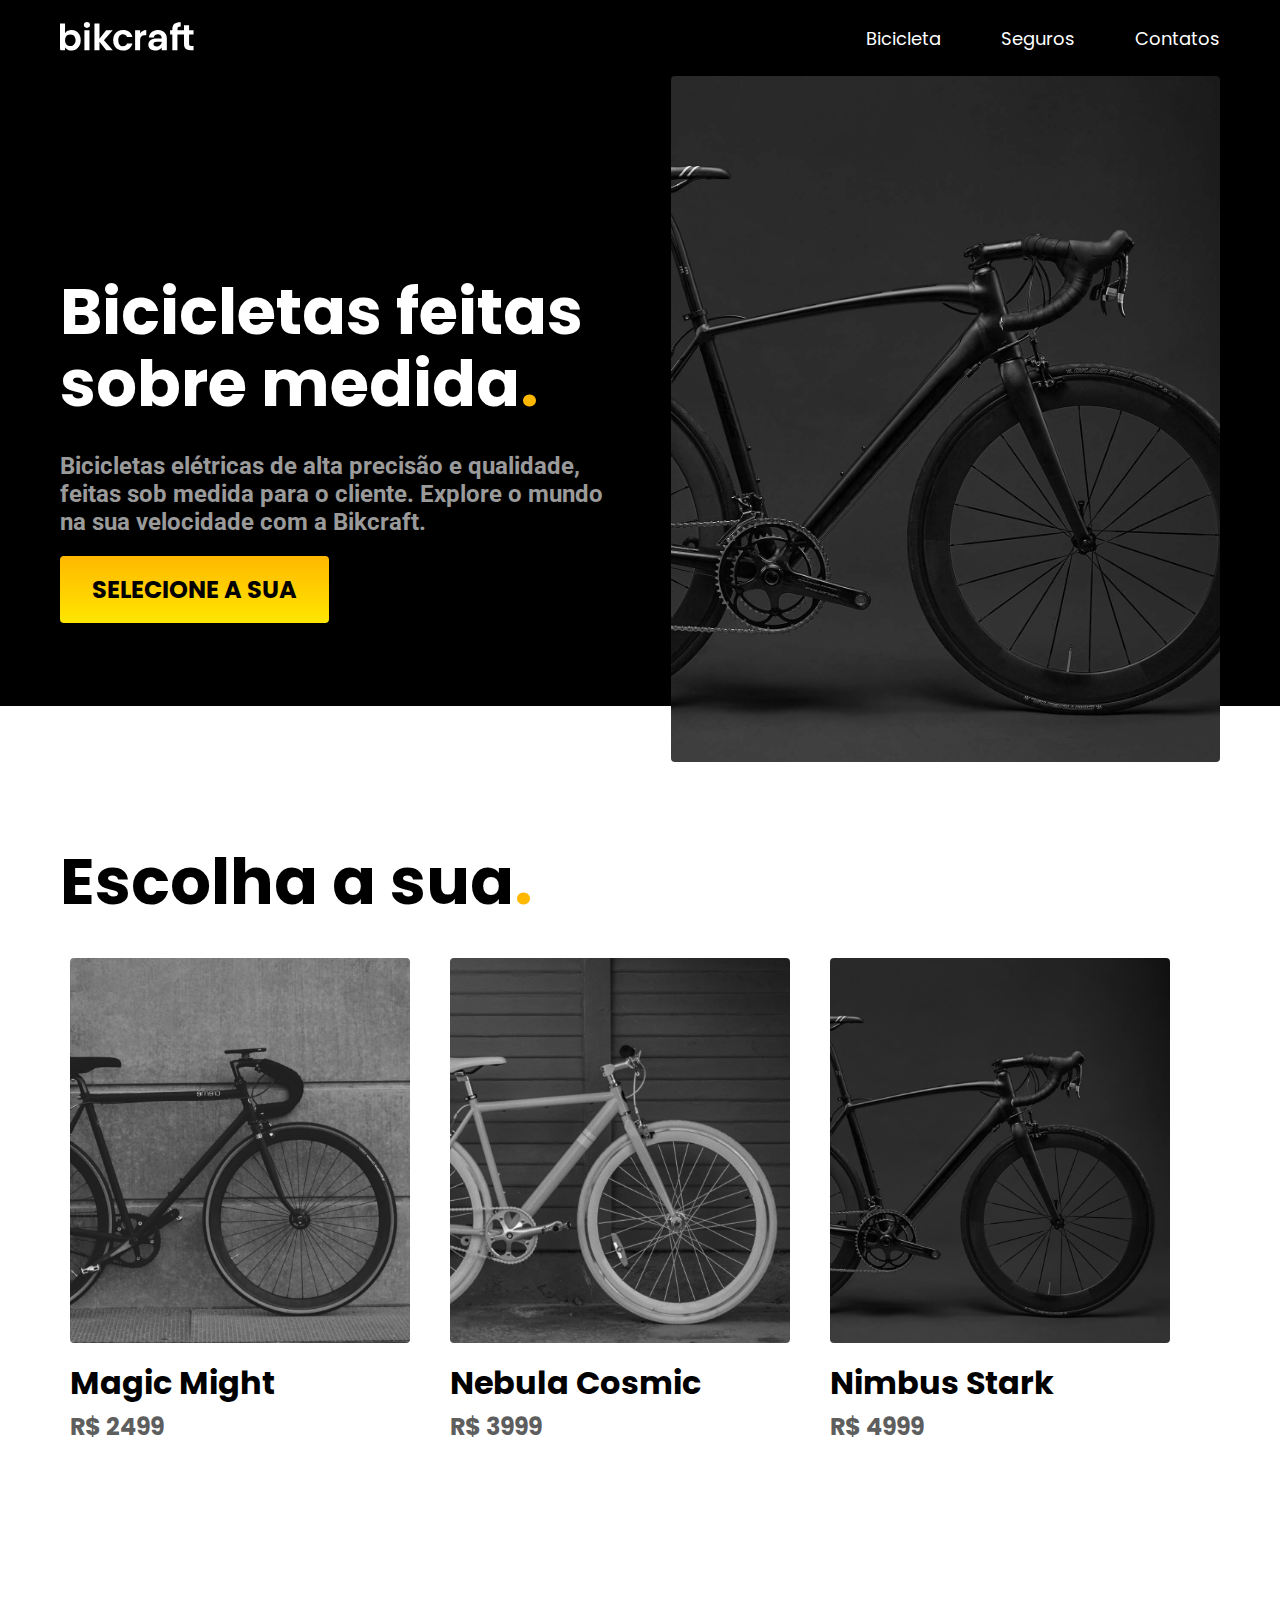
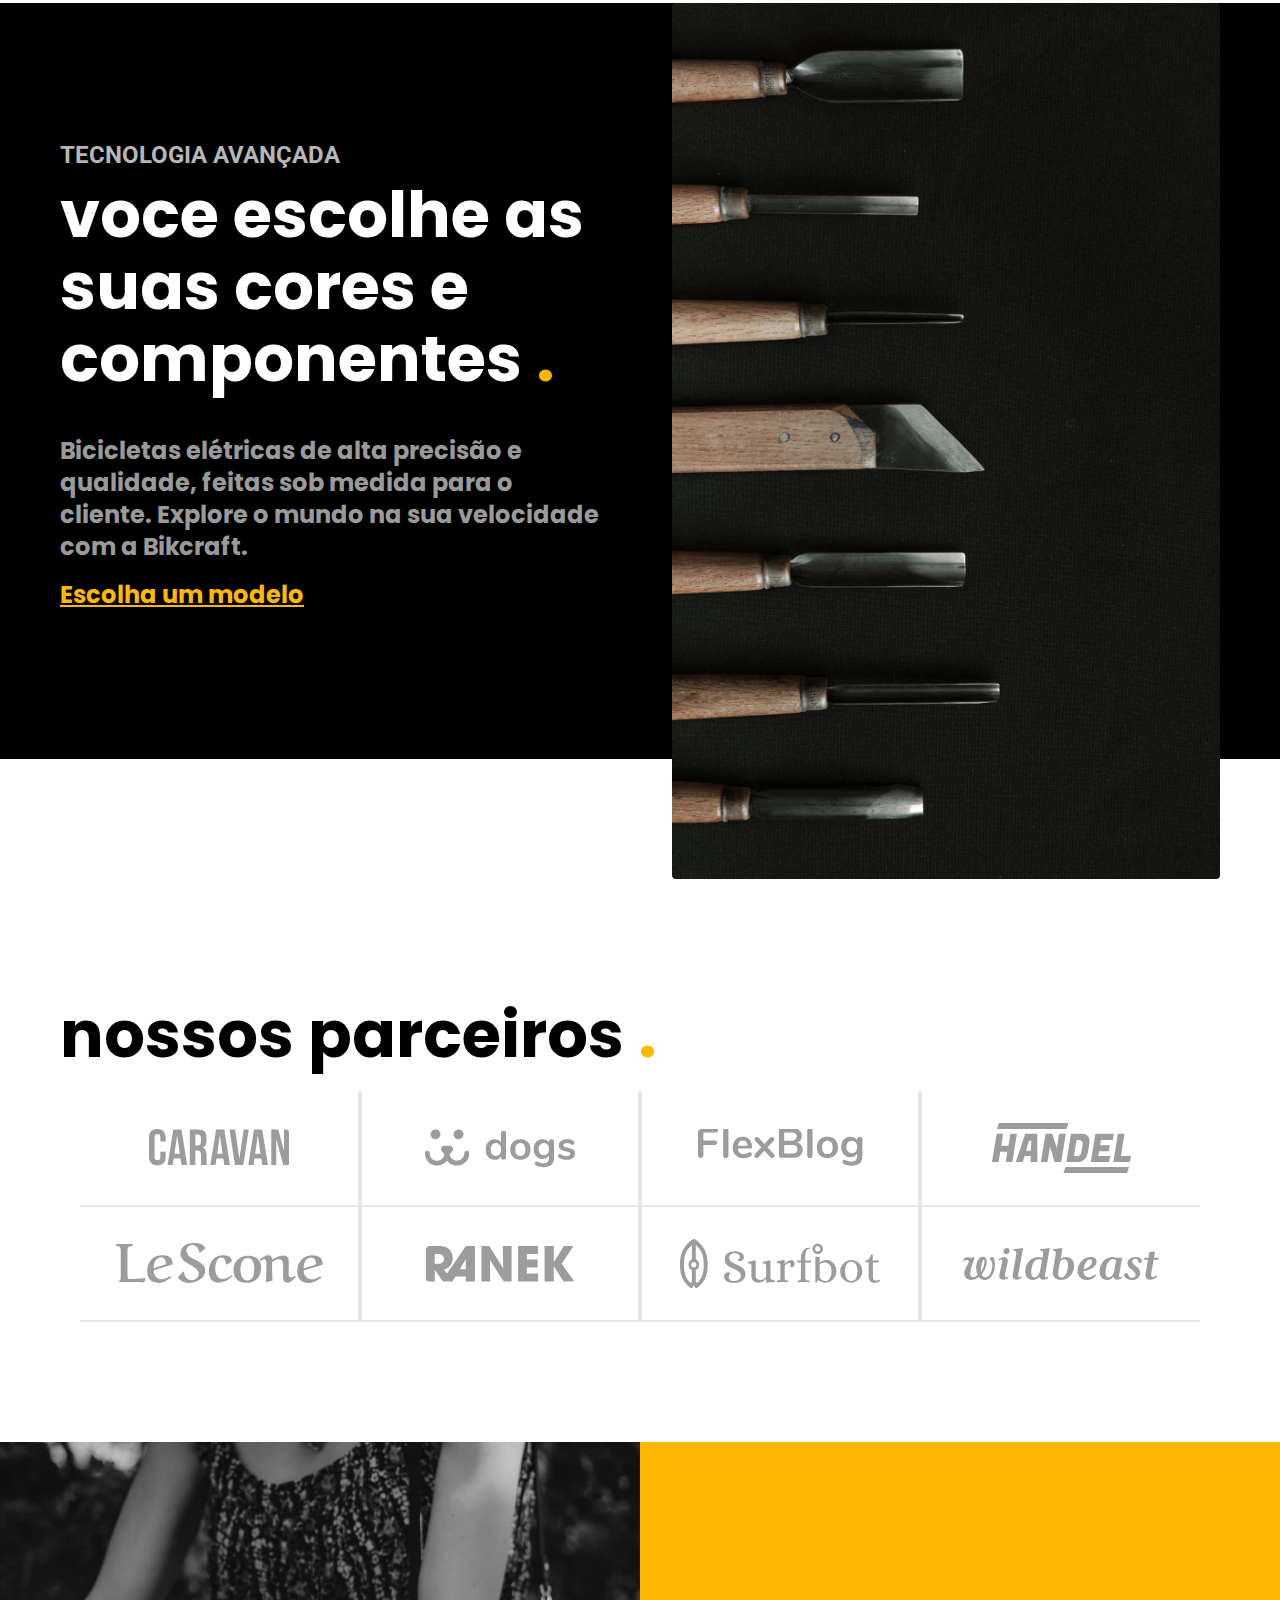
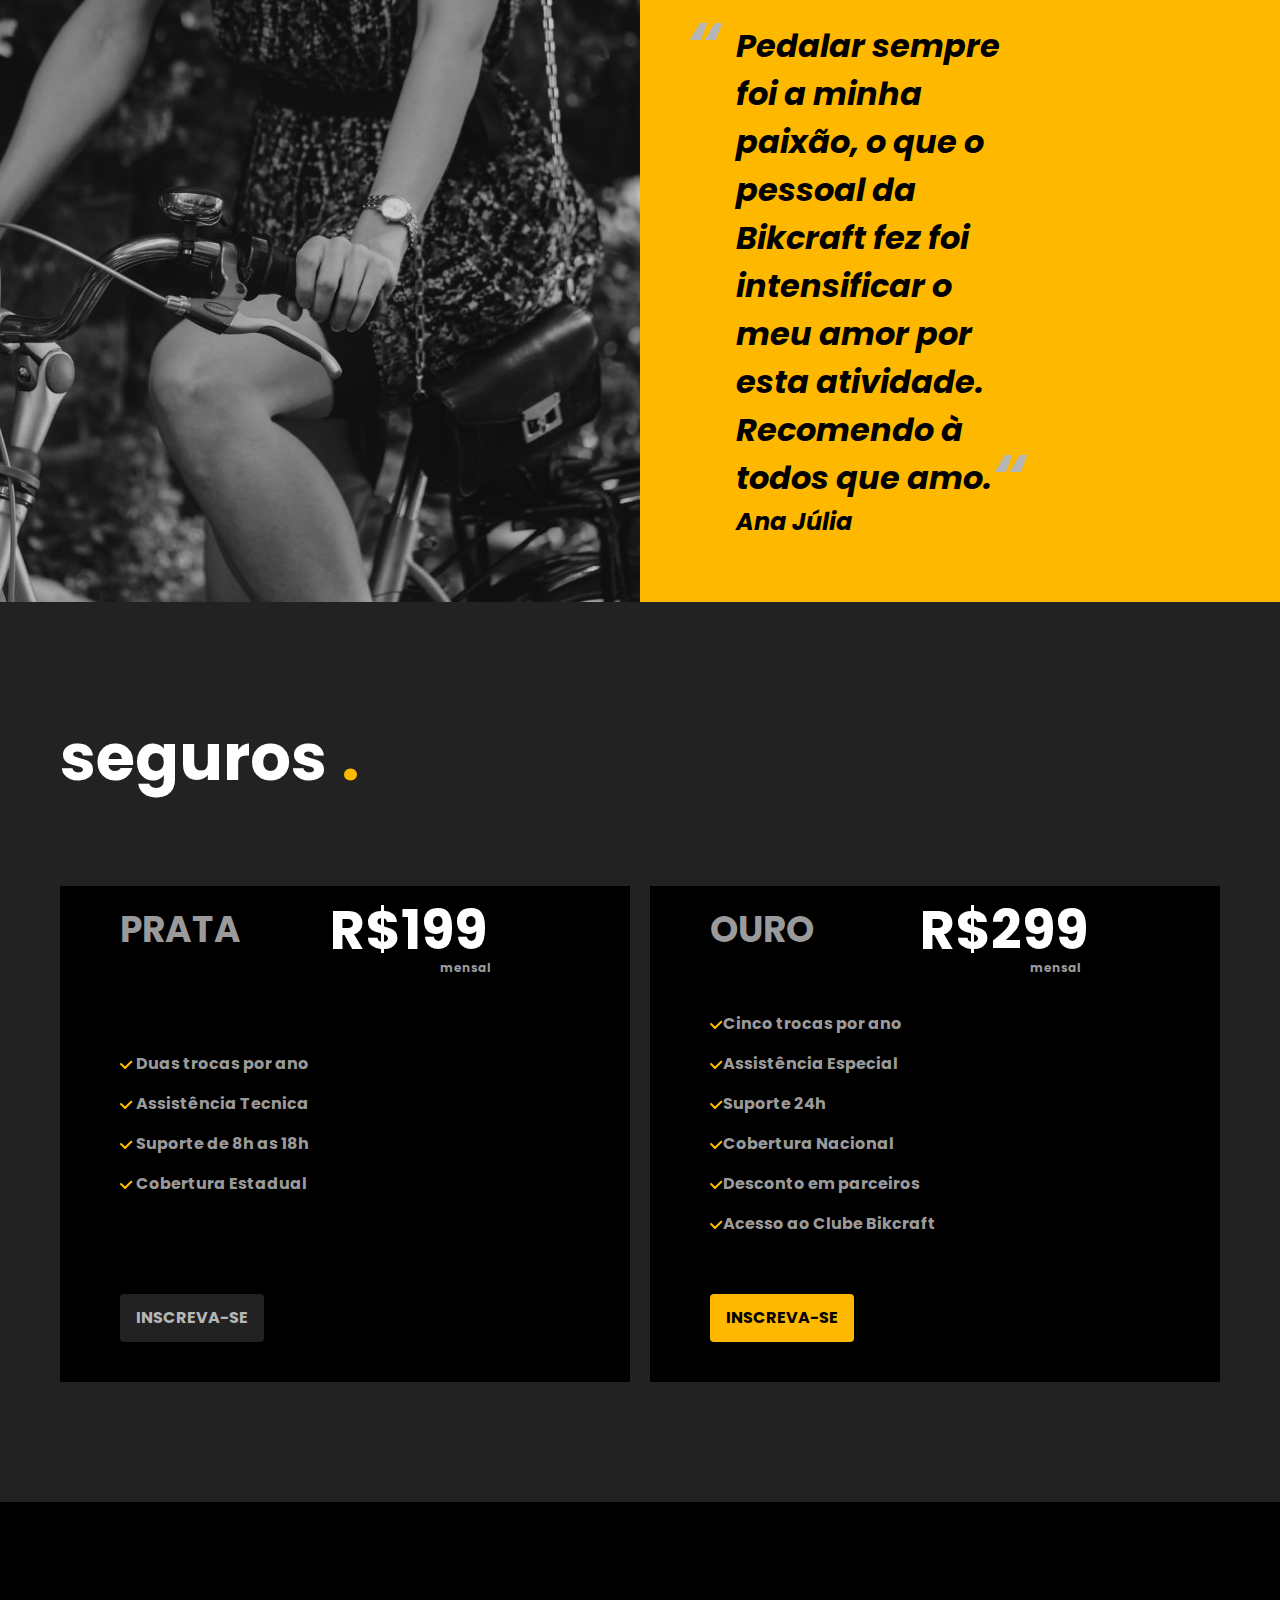
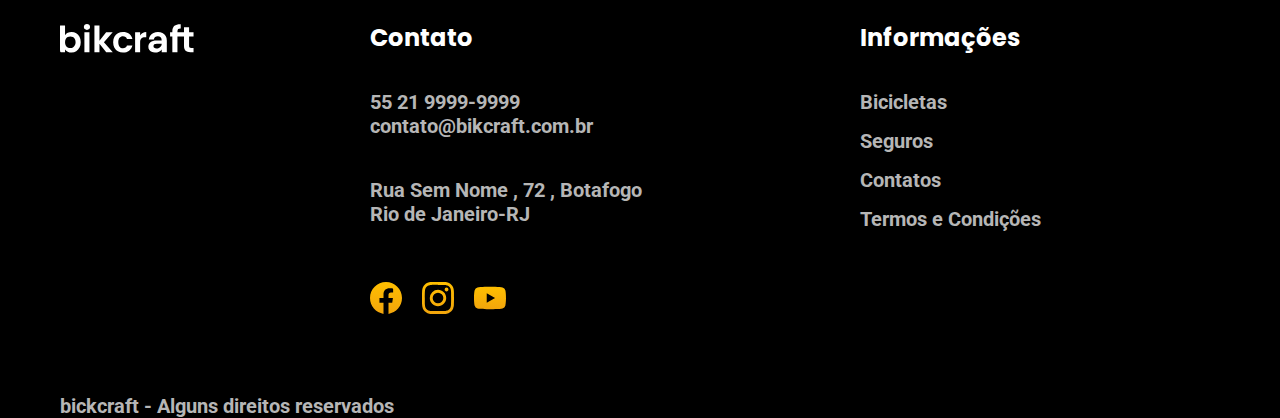
<file: index.html>
<!DOCTYPE html>
<html lang="pt-br">
<head>
    <meta charset="UTF-8">
    <meta http-equiv="X-UA-Compatible" content="IE=edge">
    <meta name="viewport" content="width=device-width, initial-scale=1.0">
    <title>Bikcraft-Bicicletas Eletricas</title>
    <link rel="stylesheet" href="style.css">
    <link rel="preconnect" href="https://fonts.googleapis.com">
    <link rel="preconnect" href="https://fonts.gstatic.com" crossorigin>
    <link href="https://fonts.googleapis.com/css2?family=Poppins:wght@400;700&family=Roboto:wght@400;700&display=swap" rel="stylesheet">
</head>
<body>
   <header class="header-bg">
        <div class="header">
            <a href="./index.html"><img src="./img/bikcraft.svg" alt="Bikcraft"></a>
            <nav aria-label="primaria">
                <ul class="menu">
                    <li><a href="./bicicletas.html">Bicicleta</a></li>
                    <li><a href="./seguros.html">Seguros</a></li>
                    <li><a href="./contatos.html">Contatos</a></li>
                </ul>
            </nav>
         </div>
   </header>
   <main class="intro-bg">
        <div class="intro">
            <div>
                <h1 class="intro-titulo">Bicicletas feitas sobre medida<span class="ponto">.</span></h1>
                <p class="intro-parag">Bicicletas elétricas de alta precisão e qualidade,  feitas sob medida para o cliente. Explore o mundo na sua velocidade com a Bikcraft.</p>
                <a class="intro-link" href="img/bicicleta/nimbus1.jpg">Selecione a sua</a>
            </div>
            <div class="intro-img">
                <img src="./img/fotos/introducao.jpg" alt="Bicicleta eletrica preta">
            </div>
        </div>
    </main>
    <article >
        <h1 class="escolha">Escolha a sua<span class="ponto">.</span></h1>
            <div class="escolha-bg">
                <a href="./bicicletas/magic" target="_blank">
                    <div class="magic">
                        <img src="img/bicicletas/magic-home.jpg" alt="Bicicleta magic">
                    </div>
                </a>
                <h2 class="magic-nome">Magic Might</h2>
                <p class="preco-magic">R$ 2499</p>
                <a href="./bicicletas/nebula" target="_blank">
                    <div class="nebula">
                        <img src="img/bicicletas/nebula-home.jpg" alt="Bicicleta Nebula">
                    </div>
                </a>
                <h2 class="nebula-nome">Nebula Cosmic</h2>
                <p class="preco-nebula">R$ 3999</p>
                <a href=".bicicletas/nimbus" target="_blank">
                    <div class="nimbus">
                        <img src="img/bicicletas/nimbus-home.jpg" alt="Bicicleta Nimbus">
                    </div>
                </a>
                <h2 class="nimbus-nome">Nimbus Stark</h2>
                <p class="preco-nimbus">R$ 4999</p>
            </div>
    </article>
    <article class="tecnologia-bg">
        <div class="tecnologia-container">
            <div>
                <h2>TECNOLOGIA AVANÇADA</h2>
                <h1>voce escolhe as suas cores e componentes <span class="ponto">.</span></h1>
                <h3>Bicicletas elétricas de alta precisão e qualidade,  feitas sob medida para o cliente. Explore o mundo na sua velocidade com a Bikcraft.</h3>
                <a href="./bicicletas">
                    <p>Escolha um modelo</p>
                </a>
            </div>
                <img src="img/fotos/tecnologia.jpg" alt="Tecnologia">
        </div>
    </article>
    <section aria-label="nossos parceiros">
        <div class="parceiros-container"> 
            <h1>nossos parceiros <span class="ponto">.</span></h1>
            <div>
                <ul class="parceiros">
                    <li ><img src="img/parceiros/caravan.svg" alt="Caravan"></li>
                    <li><img src="img/parceiros/dogs.svg" alt="Dogs"></li>
                    <li><img src="img/parceiros/flexblog.svg" alt="Flexblog"></li>
                    <li><img src="img/parceiros/handel.svg" alt="handel"></li>
                    <li><img src="img/parceiros/lescone.svg" alt="lescone"></li>
                    <li><img src="img/parceiros/ranek.svg" alt="ranek"></li>
                    <li><img src="img/parceiros/surfbot.svg" alt="surfbot"></li>
                    <li><img src="img/parceiros/wildbeast.svg" alt="wildbeast"></li>
                </ul>
            </div>
        </div>
    </section>
    <article >
        <div class="depoimento">
            <div>
                <img src="img/fotos/depoimento.jpg" alt="Depoimento">
            </div>
            <div class="depoimento-texto">
                <h2>Pedalar sempre foi a minha paixão, o que o pessoal da Bikcraft fez foi intensificar o meu amor por esta atividade. Recomendo à todos que amo.
                </h2>
                <p>Ana Júlia</p>
            </div>
        </div>
    </article>
    <article class="seguros-bg">
        <div class="seguros">
            <h1 class="seguro-titulo">seguros <span class="ponto">.</span></h1>
            <div class="ouro-prata">
                <div class="seguro-prata">
                    <div class="seguro-grid">
                            <div>
                                <h2>PRATA</h2>
                            </div>
                        <div>
                            <ul class="lista-prata">
                                <li><img src="img/icones/lista.svg" alt="lista"> Duas trocas por ano</li>
                                <li> <img src="img/icones/lista.svg" alt="lista"> Assistência Tecnica</li>
                                <li><img src="img/icones/lista.svg" alt="lista"> Suporte de 8h as 18h</li>
                                <li><img src="img/icones/lista.svg" alt="lista"> Cobertura Estadual</li>
                            </ul>
                        </div>
                        <div><a class="seguro-prata-link" href="./seguro.html">Inscreva-se</a></div>
                    </div>
                    <div class="preço-prata">
                        <h2 >R$199</h2>
                        <p>mensal</p>
                    </div>
                </div>
                <div class="seguro-prata">
                    <div class="seguro-grid">
                        <div>
                            <h2>OURO</h2>
                        </div>
                        <div>
                            <ul class="lista-prata">
                                <li><img src="img/icones/lista.svg" alt="lista">Cinco trocas por ano</li>
                                <li><img src="img/icones/lista.svg" alt="lista">Assistência Especial</li>
                                <li><img src="img/icones/lista.svg" alt="lista">Suporte 24h</li>
                                <li><img src="img/icones/lista.svg" alt="lista">Cobertura Nacional</li>
                                <li><img src="img/icones/lista.svg" alt="lista">Desconto em parceiros</li>
                                <li><img src="img/icones/lista.svg" alt="lista">Acesso ao Clube Bikcraft</li>
                            </ul>
                        </div>
                        <div><a class="seguro-ouro-link" href="./seguro.html">Inscreva-se</a></div>
                    </div>
                    <div class="preço-prata">
                        <h2>R$299</h2>
                        <p>mensal</p>
                    </div>
                </div>
            </div>
        </div>
    </article>
    <footer class="footer-br">
        <div class="footer">
            <div class="footer-marca">
                <img src="img/bikcraft.svg" alt="Marca">
            </div>
            <div class="contato-footer">
                <h1 class="footer-contato-titulo">Contato</h1>
                <ul class="lista-contato">
                    <li>55 21 9999-9999</li>
                    <li>contato@bikcraft.com.br</li>
                    <li>Rua Sem Nome , 72 , Botafogo</li>
                    <li>Rio de Janeiro-RJ</li>
                </ul>
                <div class="redes">
                    <img src="img/redes/facebook-p.svg" alt="FACE">
                    <img src="img/redes/instagram-p.svg" alt="insta">
                    <img src="img/redes/youtube-p.svg" alt="youtube">
                </div>
            </div>
            <div class="inforamacao-footer">
                <h1 class="footer-contato-titulo">Informações</h1>
                <ul class="lista-site">
                    <li class="lista-site-1"><a href="./bicicletas.html">Bicicletas</a></li>
                    <li class="lista-site-2"><a href="./seguros.html">Seguros</a></li>
                    <li class="lista-site-3"><a href="./contatos.html">Contatos</a></li>
                    <li class="lista-site-4"><a href="termo.html">Termos e Condições</a></li>
                </ul>
            </div>
        </div>
        <p class="direitos">bickcraft - Alguns direitos reservados</p>
    </footer>
    
</body>
</html>
</file>
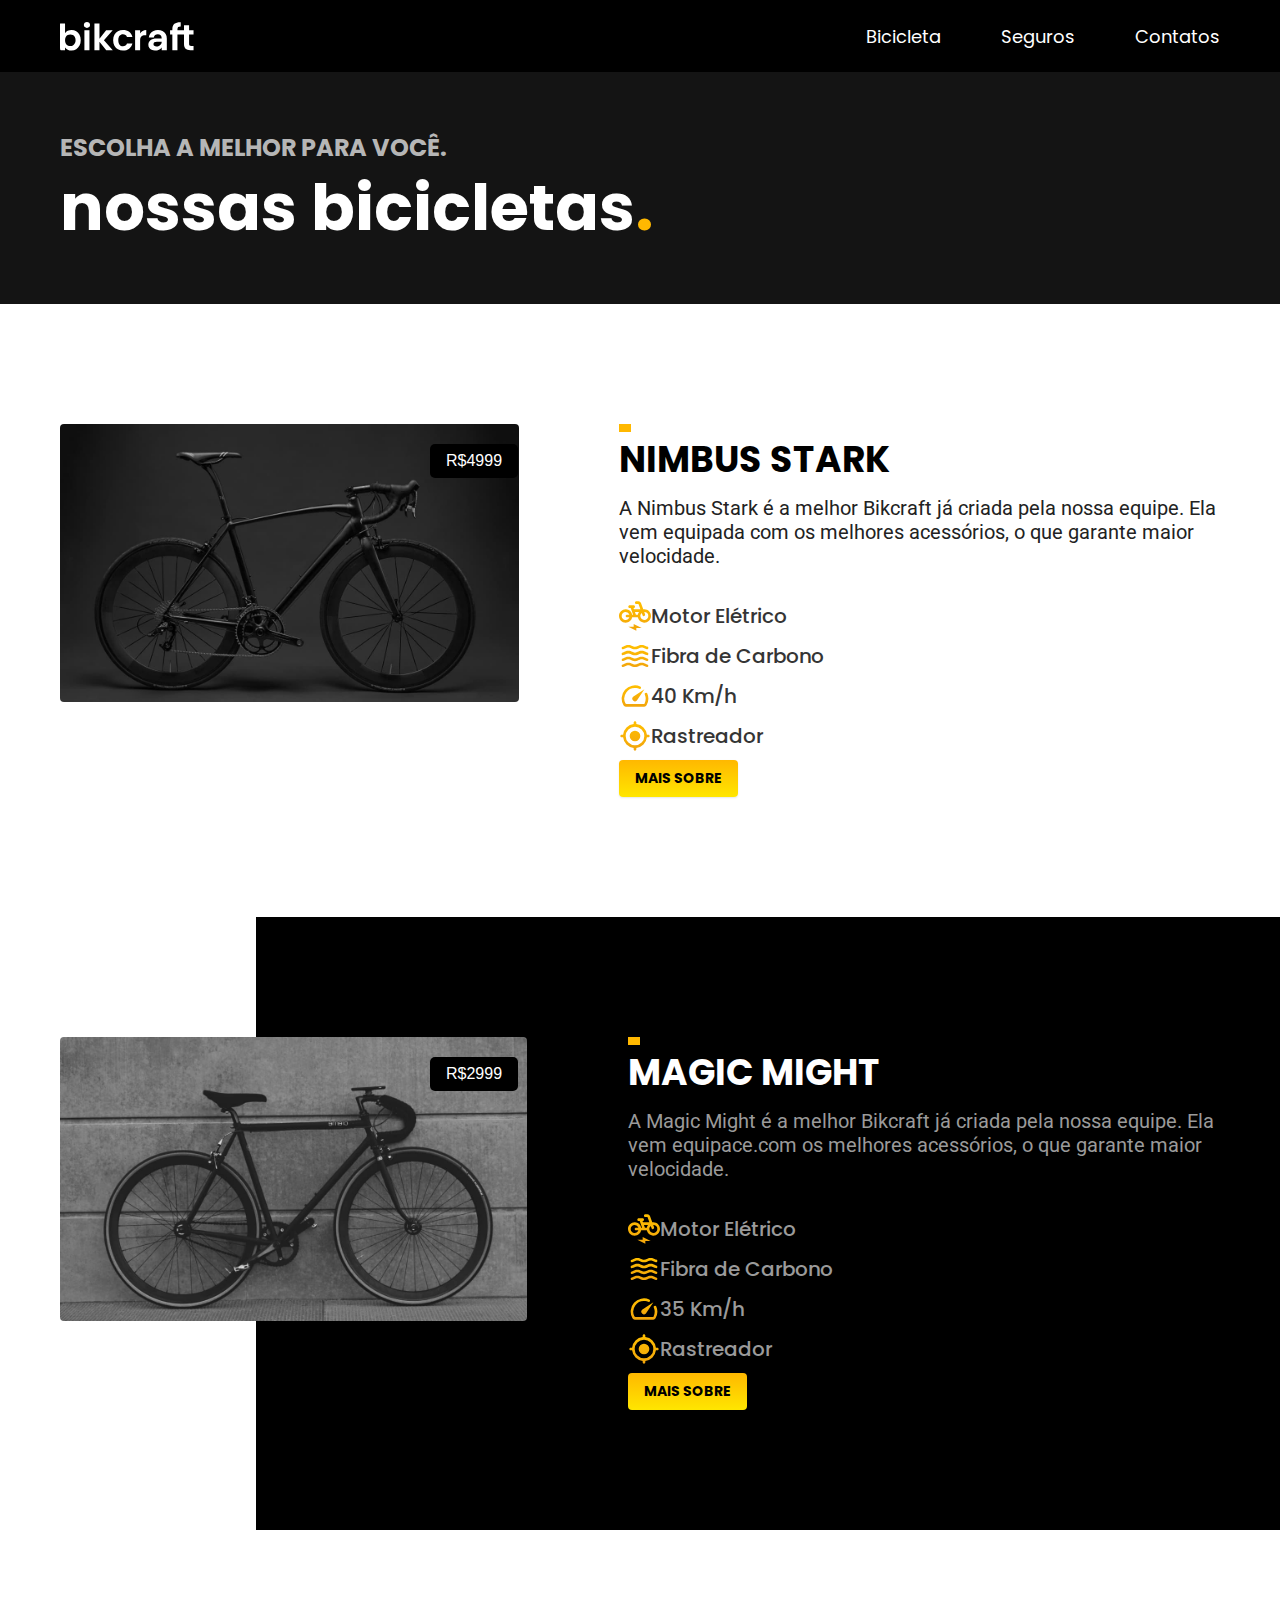
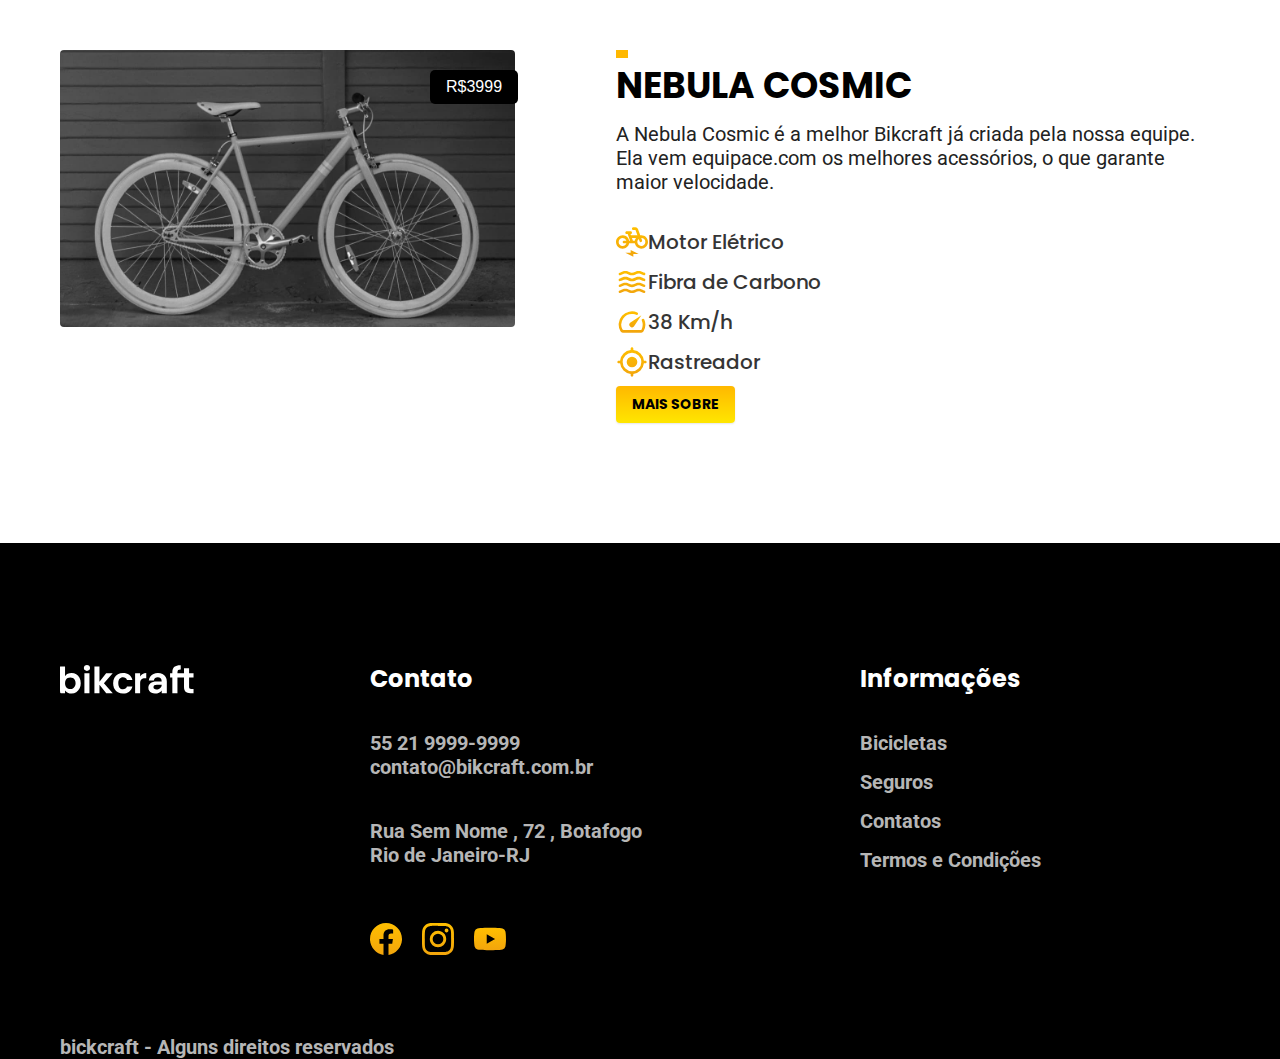
<file: bicicletas.html>
<!DOCTYPE html>
<html lang="pt-br">
<head>
    <meta charset="UTF-8">
    <meta http-equiv="X-UA-Compatible" content="IE=edge">
    <meta name="viewport" content="width=device-width, initial-scale=1.0">
    <title>Bikcraft-Bicicletas</title>
    <link rel="stylesheet" href="style.css">
    <link rel="preconnect" href="https://fonts.googleapis.com">
    <link rel="preconnect" href="https://fonts.gstatic.com" crossorigin>
    <link href="https://fonts.googleapis.com/css2?family=Poppins:wght@400;700&family=Roboto:wght@400;700&display=swap" rel="stylesheet">
</head>
<body>
    <header class="header-bg">
        <div class="header">
            <img src="./img/bikcraft.svg" alt="Bikcraft">
            <nav aria-label="primaria">
                <ul class="menu">
                    <li><a href="./bicicletas.html">Bicicleta</a></li>
                    <li><a href="./seguros.html">Seguros</a></li>
                    <li><a href="./contatos.html">Contatos</a></li>
                </ul>
            </nav>
         </div>
    </header>
    <article class="bicicletas-titulo-bg">
        <div class="bicicletas-titulos">
            <p>ESCOLHA  A MELHOR PARA VOCÊ.</p>
            <h1>nossas bicicletas<span class="ponto">.</span></h1>
        </div>
    </article>
    <article class="nimbus-bicicletas">
        <div class="img-nimbus">
            <img src="img/bicicletas/nimbus.jpg" alt="Nimbus">
            <p>R$4999</p>
        </div>
        <div class="bicicletas-grid">
            <span class="bicicletas-descricao">
                <h1>NIMBUS STARK</h1>
                <p>A Nimbus Stark é a melhor Bikcraft já criada pela nossa equipe. Ela vem equipada com os melhores acessórios, o que garante maior velocidade.</p>
            </span>
            <div class="bicicletas-detalhes">
                <div >
                    <img src="img/icones/eletrica.svg" alt="motor eletrica">
                    <p>Motor Elétrico</p>
                </div>
                <div>
                    <img src="img/icones/carbono.svg" alt="Fibra de Carbono">
                    <p>Fibra de Carbono</p>
                </div>
                <div>
                    <img src="img/icones/velocidade.svg" alt="Velocidade">
                    <p>40 Km/h</p>
                </div>
                <div>
                    <img src="img/icones/rastreador.svg" alt="Rastreador">
                    <p>Rastreador</p>
                </div>
            </div>
            <div>
                <a class="intro-link-bicicletas" href="img/bicicleta/nimbus1.jpg">Mais sobre</a>
            </div>
    </article>
    <article class="magic-bg">
        <div class="nimbus-bicicletas">
            <div class="img-nimbus">
                <img src="img/bicicletas/magic.jpg" alt="Nimbus">
                <p>R$2999</p>
            </div>
            <div class="bicicletas-grid">
                <span class="bicicletas-descricao-magic">
                    <h1>MAGIC MIGHT</h1>
                    <p>A Magic Might é a melhor Bikcraft já criada pela nossa equipe. Ela vem equipace.com os melhores acessórios, o que garante maior velocidade.</p>
                </span>
                <div class="bicicletas-detalhes-magic">
                    <div >
                        <img src="img/icones/eletrica.svg" alt="motor eletrica">
                        <p>Motor Elétrico</p>
                    </div>
                    <div>
                        <img src="img/icones/carbono.svg" alt="Fibra de Carbono">
                        <p>Fibra de Carbono</p>
                    </div>
                    <div>
                        <img src="img/icones/velocidade.svg" alt="Velocidade">
                        <p>35 Km/h</p>
                    </div>
                    <div>
                        <img src="img/icones/rastreador.svg" alt="Rastreador">
                        <p>Rastreador</p>
                    </div>
                </div>
                <div>
                    <a class="intro-link-bicicletas" href="img/bicicleta/nimbus1.jpg">Mais sobre</a>
                </div>
        </div>
    </article>
    <article class="nimbus-bicicletas">
        <div class="img-nimbus">
            <img src="img/bicicletas/nebula.jpg" alt="Nimbus">
            <p>R$3999</p>
        </div>
        <div class="bicicletas-grid">
            <span class="bicicletas-descricao">
                <h1>NEBULA COSMIC</h1>
                <p>A Nebula Cosmic é a melhor Bikcraft já criada pela nossa equipe. Ela vem equipace.com os melhores acessórios, o que garante maior velocidade.</p>
            </span>
            <div class="bicicletas-detalhes">
                <div >
                    <img src="img/icones/eletrica.svg" alt="motor eletrica">
                    <p>Motor Elétrico</p>
                </div>
                <div>
                    <img src="img/icones/carbono.svg" alt="Fibra de Carbono">
                    <p>Fibra de Carbono</p>
                </div>
                <div>
                    <img src="img/icones/velocidade.svg" alt="Velocidade">
                    <p>38 Km/h</p>
                </div>
                <div>
                    <img src="img/icones/rastreador.svg" alt="Rastreador">
                    <p>Rastreador</p>
                </div>
            </div>
            <div>
                <a class="intro-link-bicicletas" href="img/bicicleta/nimbus1.jpg">Mais sobre</a>
            </div>
    </article>
    <footer class="footer-br">
        <div class="footer">
            <div class="footer-marca">
                <img src="img/bikcraft.svg" alt="Marca">
            </div>
            <div class="contato-footer">
                <h1 class="footer-contato-titulo">Contato</h1>
                <ul class="lista-contato">
                    <li>55 21 9999-9999</li>
                    <li>contato@bikcraft.com.br</li>
                    <li>Rua Sem Nome , 72 , Botafogo</li>
                    <li>Rio de Janeiro-RJ</li>
                </ul>
                <div class="redes">
                    <img src="img/redes/facebook-p.svg" alt="FACE">
                    <img src="img/redes/instagram-p.svg" alt="insta">
                    <img src="img/redes/youtube-p.svg" alt="youtube">
                </div>
            </div>
            <div class="inforamacao-footer">
                <h1 class="footer-contato-titulo">Informações</h1>
                <ul class="lista-site">
                    <li class="lista-site-1"><a href="./bicicletas.html">Bicicletas</a></li>
                    <li class="lista-site-2"><a href="./seguros.html">Seguros</a></li>
                    <li class="lista-site-3"><a href="./contatos.html">Contatos</a></li>
                    <li class="lista-site-4"><a href="termo.html">Termos e Condições</a></li>
                </ul>
            </div>
        </div>
        <p class="direitos">bickcraft - Alguns direitos reservados</p>
    </footer>
</body>
</file>
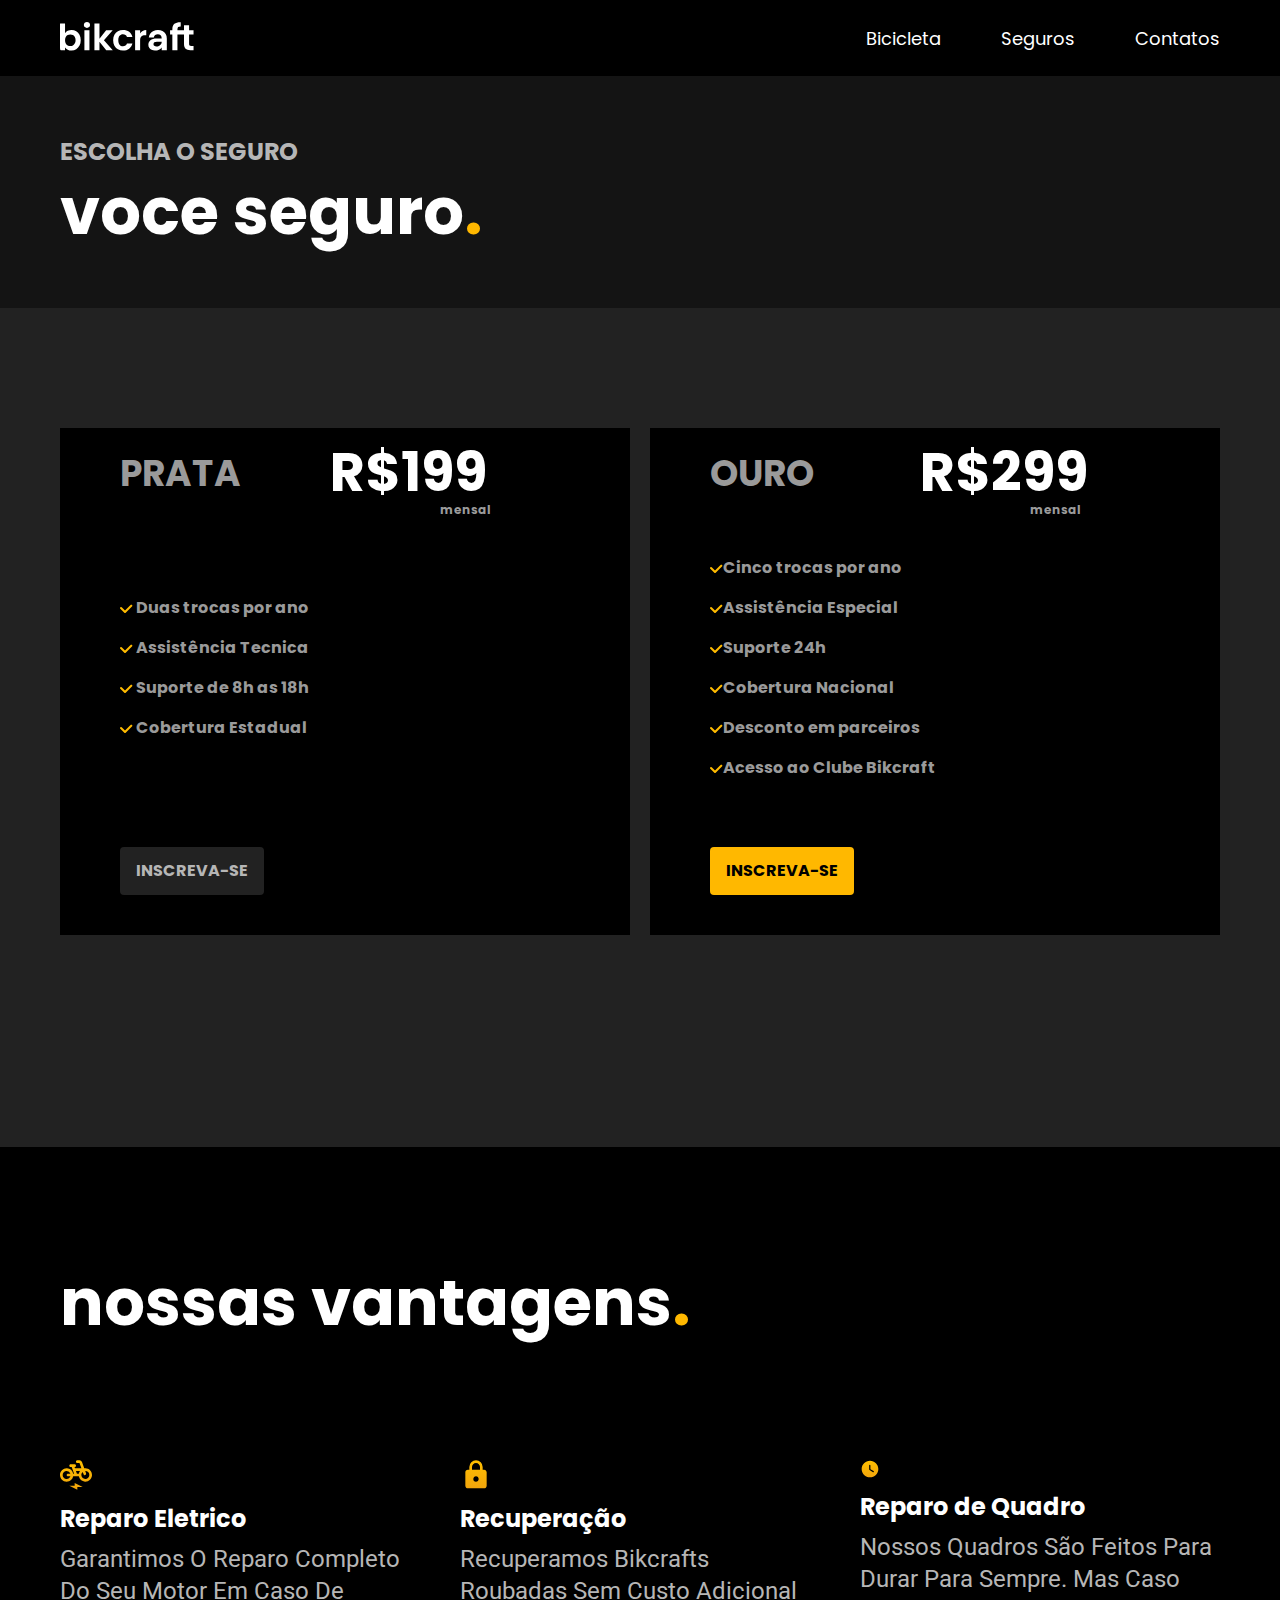
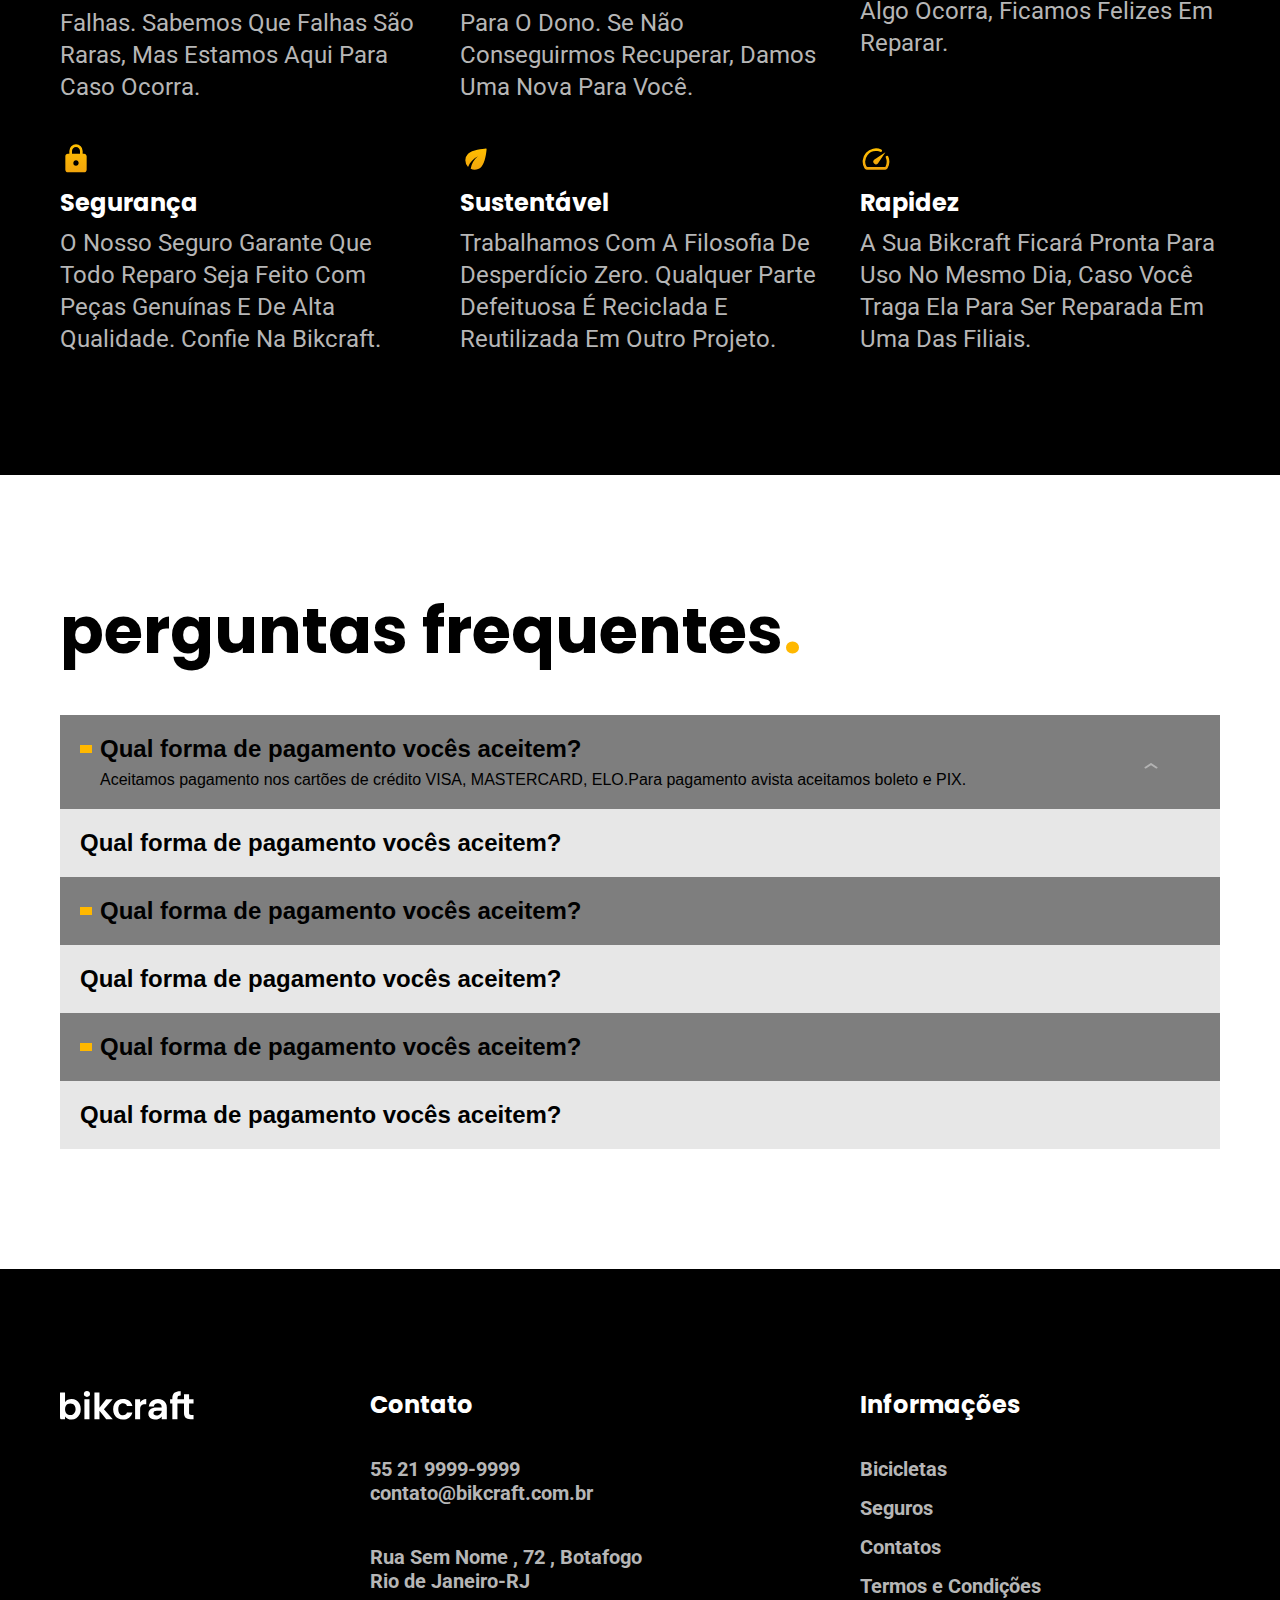
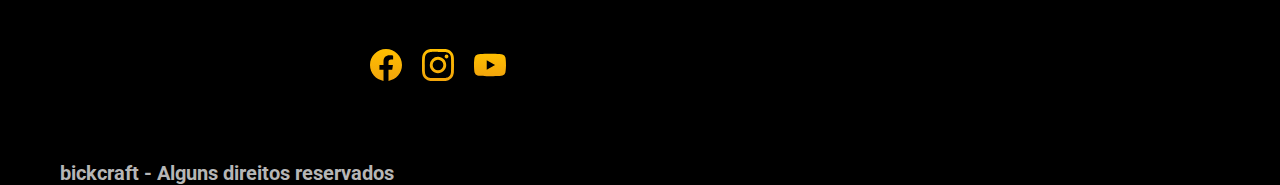
<file: seguros.html>
<!DOCTYPE html>
<html lang="pt-br">
<head>
    <meta charset="UTF-8">
    <meta http-equiv="X-UA-Compatible" content="IE=edge">
    <meta name="viewport" content="width=device-width, initial-scale=1.0">
    <title>Bikcraft-Seguros</title>
    <link rel="stylesheet" href="style.css">
    <link rel="preconnect" href="https://fonts.googleapis.com">
    <link rel="preconnect" href="https://fonts.gstatic.com" crossorigin>
    <link href="https://fonts.googleapis.com/css2?family=Poppins:wght@400;700&family=Roboto:wght@400;700&display=swap" rel="stylesheet">
</head>
<body>
    <header class="header-bg">
        <div class="header">
            <a href="./index.html"><img src="./img/bikcraft.svg" alt="Bikcraft"></a>
            <nav aria-label="primaria">
                <ul class="menu">
                    <li><a href="./bicicletas.html">Bicicleta</a></li>
                    <li><a href="./seguros.html">Seguros</a></li>
                    <li><a href="./contatos.html">Contatos</a></li>
                </ul>
            </nav>
         </div>
   </header>
   <article class="bicicletas-titulo-bg">
    <div class="bicicletas-titulos">
        <p>ESCOLHA O SEGURO</p>
        <h1>voce seguro<span class="ponto">.</span></h1>
    </div>
    </article>
    <article class="seguros-bg">
        <div class="seguros">
            <h1 class="seguro-titulo">
            <div class="ouro-prata">
                <div class="seguro-prata">
                    <div class="seguro-grid">
                            <div>
                                <h2>PRATA</h2>
                            </div>
                        <div>
                            <ul class="lista-prata">
                                <li><img src="img/icones/lista.svg" alt="lista"> Duas trocas por ano</li>
                                <li> <img src="img/icones/lista.svg" alt="lista"> Assistência Tecnica</li>
                                <li><img src="img/icones/lista.svg" alt="lista"> Suporte de 8h as 18h</li>
                                <li><img src="img/icones/lista.svg" alt="lista"> Cobertura Estadual</li>
                            </ul>
                        </div>
                        <div><a class="seguro-prata-link" href="./seguro.html">Inscreva-se</a></div>
                    </div>
                    <div class="preço-prata">
                        <h2 >R$199</h2>
                        <p>mensal</p>
                    </div>
                </div>
                <div class="seguro-prata">
                    <div class="seguro-grid">
                        <div>
                            <h2>OURO</h2>
                        </div>
                        <div>
                            <ul class="lista-prata">
                                <li><img src="img/icones/lista.svg" alt="lista">Cinco trocas por ano</li>
                                <li><img src="img/icones/lista.svg" alt="lista">Assistência Especial</li>
                                <li><img src="img/icones/lista.svg" alt="lista">Suporte 24h</li>
                                <li><img src="img/icones/lista.svg" alt="lista">Cobertura Nacional</li>
                                <li><img src="img/icones/lista.svg" alt="lista">Desconto em parceiros</li>
                                <li><img src="img/icones/lista.svg" alt="lista">Acesso ao Clube Bikcraft</li>
                            </ul>
                        </div>
                        <div><a class="seguro-ouro-link" href="./seguro.html">Inscreva-se</a></div>
                    </div>
                    <div class="preço-prata">
                        <h2>R$299</h2>
                        <p>mensal</p>
                    </div>
                </div>
            </div>
        </div>
    </article>
    <article>
        <div class="vantagens-bg">
            <div class="seguro-container">
                <h1 class="seguro-vantagens">nossas vantagens<span class="ponto">.</span></h1> 
            </div>
            <div class="vantagens">
                <div>
                    <img src="img/icones/eletrica.svg" alt="">
                    <h2>Reparo Eletrico</h1>
                    <p>Garantimos o reparo completo do seu motor em caso de falhas. Sabemos que falhas são raras, mas estamos aqui para caso ocorra.</p>
                </div>
                <div>
                    <img src="img/icones/seguro.svg" alt="">
                    <h2>Recuperação</h1>
                    <p>Recuperamos Bikcrafts roubadas sem custo adicional para o dono. Se não conseguirmos recuperar, damos uma nova para você.</p>
                </div>
                <div>
                    <img src="img/icones/horario.svg" alt="">
                    <h2>Reparo de Quadro</h1>
                    <p>Nossos quadros são feitos para durar para sempre. Mas caso algo ocorra, ficamos felizes em reparar.</p>
                </div>
                <div>
                    <img src="img/icones/seguro.svg" alt="">
                    <h2>Segurança</h1>
                    <p>O nosso seguro garante que todo reparo seja feito com peças genuínas e de alta qualidade. Confie na Bikcraft.</p>
                </div>
                <div>
                    <img src="img/icones/sustentavel.svg" alt="">
                    <h2>Sustentável</h1>
                    <p>Trabalhamos com a filosofia de desperdício zero. Qualquer parte defeituosa é reciclada e reutilizada em outro projeto.</p>
                </div>
                <div>
                    <img src="img/icones/velocidade.svg" alt="">
                    <h2>Rapidez</h1>
                    <p>A sua Bikcraft ficará pronta para uso no mesmo dia, caso você traga ela para ser reparada em uma das filiais.</p>
                </div>
            </div>
        </div>
    </article>
    <article class="perguntas">
        <h1 class="seguro-perguntas">perguntas frequentes<span class="ponto">.</span></h1> 
        <div class="perguntas1">
            <h2>Qual forma de  pagamento vocês aceitem?</h2>
            <p>Aceitamos pagamento nos cartões de crédito VISA, MASTERCARD, ELO.Para pagamento avista aceitamos boleto e PIX.</p>
            <img src="img/icones/seta-abrir.svg" alt="">
        </div>
        <div class="perguntasn">
            <h2>Qual forma de  pagamento vocês aceitem?</h2>
        </div>
        <div class="perguntas1">
            <h2>Qual forma de  pagamento vocês aceitem?</h2>
        </div>
        <div class="perguntasn">
            <h2>Qual forma de  pagamento vocês aceitem?</h2>
        </div>
        <div class="perguntas1">
            <h2>Qual forma de  pagamento vocês aceitem?</h2>
        </div>
        <div class="perguntasnlast">
            <h2>Qual forma de  pagamento vocês aceitem?</h2>
        </div>
    </article>
    <footer class="footer-br">
        <div class="footer">
            <div class="footer-marca">
                <img src="img/bikcraft.svg" alt="Marca">
            </div>
            <div class="contato-footer">
                <h1 class="footer-contato-titulo">Contato</h1>
                <ul class="lista-contato">
                    <li>55 21 9999-9999</li>
                    <li>contato@bikcraft.com.br</li>
                    <li>Rua Sem Nome , 72 , Botafogo</li>
                    <li>Rio de Janeiro-RJ</li>
                </ul>
                <div class="redes">
                    <img src="img/redes/facebook-p.svg" alt="FACE">
                    <img src="img/redes/instagram-p.svg" alt="insta">
                    <img src="img/redes/youtube-p.svg" alt="youtube">
                </div>
            </div>
            <div class="inforamacao-footer">
                <h1 class="footer-contato-titulo">Informações</h1>
                <ul class="lista-site">
                    <li class="lista-site-1"><a href="./bicicletas.html">Bicicletas</a></li>
                    <li class="lista-site-2"><a href="./seguros.html">Seguros</a></li>
                    <li class="lista-site-3"><a href="./contatos.html">Contatos</a></li>
                    <li class="lista-site-4"><a href="termo.html">Termos e Condições</a></li>
                </ul>
            </div>
        </div>
        <p class="direitos">bickcraft - Alguns direitos reservados</p>
    </footer>
</body>
</html>
</file>
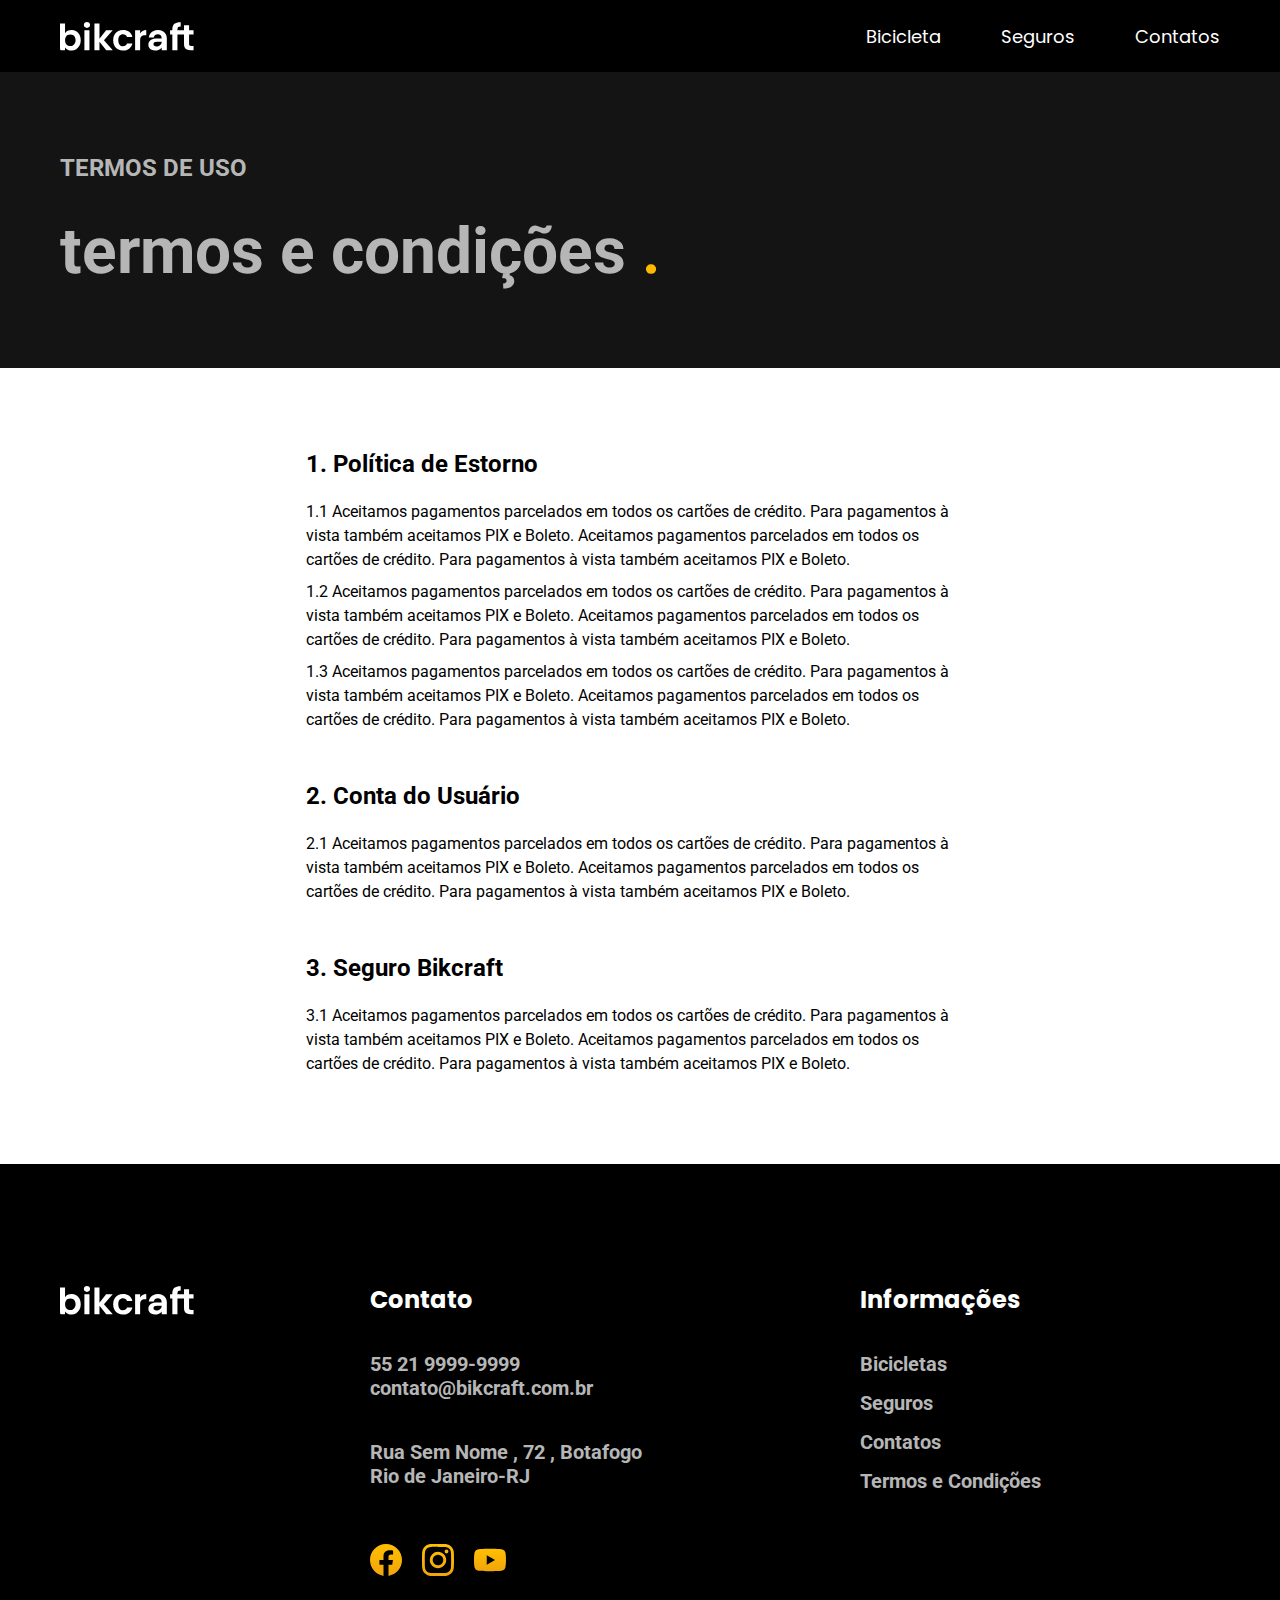
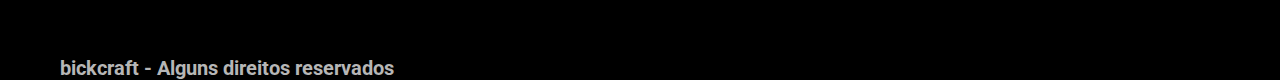
<file: termo.html>
<!DOCTYPE html>
<html lang="en">
<head>
    <meta charset="UTF-8">
    <meta http-equiv="X-UA-Compatible" content="IE=edge">
    <meta name="viewport" content="width=device-width, initial-scale=1.0">
    <title>Termos e Condições</title>
    <link rel="stylesheet" href="style.css">
    <link rel="preconnect" href="https://fonts.googleapis.com">
    <link rel="preconnect" href="https://fonts.gstatic.com" crossorigin>
    <link href="https://fonts.googleapis.com/css2?family=Poppins:wght@400;700&family=Roboto:wght@400;700&display=swap" rel="stylesheet">
</head>
<body>
    <header class="header-bg">
        <div class="header">
            <img src="./img/bikcraft.svg" alt="Bikcraft">
            <nav aria-label="primaria">
                <ul class="menu">
                    <li><a href="./bicicletas.html">Bicicleta</a></li>
                    <li><a href="./seguros.html">Seguros</a></li>
                    <li><a href="./contatos.html">Contatos</a></li>
                </ul>
            </nav>
         </div>
    </header>
    <article class="termo-titulo-bg">
        <div class="termo-titulo" >
            <h2 class="titulo">TERMOS DE USO</h2>
            <h1 class="termo-cond">termos e condições <span class="ponto">.</span></h1>
        </div>
    </article>
    <article class="texto-termo-cond">
        <h1 class="estorno">1. Política de Estorno</h1>
        <div class="termos">
            <p>1.1 Aceitamos pagamentos parcelados em todos os cartões de crédito. Para pagamentos à vista também aceitamos PIX e Boleto. Aceitamos pagamentos parcelados em todos os cartões de crédito. Para pagamentos à vista também aceitamos PIX e Boleto.</p>
            <p>1.2 Aceitamos pagamentos parcelados em todos os cartões de crédito. Para pagamentos à vista também aceitamos PIX e Boleto. Aceitamos pagamentos parcelados em todos os cartões de crédito. Para pagamentos à vista também aceitamos PIX e Boleto.</p>
            <p>1.3 Aceitamos pagamentos parcelados em todos os cartões de crédito. Para pagamentos à vista também aceitamos PIX e Boleto. Aceitamos pagamentos parcelados em todos os cartões de crédito. Para pagamentos à vista também aceitamos PIX e Boleto.</p>
        </div>
        <h1 class="conta1" >2. Conta do Usuário</h1>
        <div class="termos">
            <p>2.1 Aceitamos pagamentos parcelados em todos os cartões de crédito. Para pagamentos à vista também aceitamos PIX e Boleto. Aceitamos pagamentos parcelados em todos os cartões de crédito. Para pagamentos à vista também aceitamos PIX e Boleto.</p>
        </div>
        <h1 class="seguro1">3. Seguro Bikcraft</h1>
        <div class="termos">
            <p class="ultimo">3.1 Aceitamos pagamentos parcelados em todos os cartões de crédito. Para pagamentos à vista também aceitamos PIX e Boleto. Aceitamos pagamentos parcelados em todos os cartões de crédito. Para pagamentos à vista também aceitamos PIX e Boleto.</p>
        </div>
    </article>
    <footer class="footer-br">
        <div class="footer">
            <div class="footer-marca">
                <img src="img/bikcraft.svg" alt="Marca">
            </div>
            <div class="contato-footer">
                <h1 class="footer-contato-titulo">Contato</h1>
                <ul class="lista-contato">
                    <li>55 21 9999-9999</li>
                    <li>contato@bikcraft.com.br</li>
                    <li>Rua Sem Nome , 72 , Botafogo</li>
                    <li>Rio de Janeiro-RJ</li>
                </ul>
                <div class="redes">
                    <img src="img/redes/facebook-p.svg" alt="FACE">
                    <img src="img/redes/instagram-p.svg" alt="insta">
                    <img src="img/redes/youtube-p.svg" alt="youtube">
                </div>
            </div>
            <div class="inforamacao-footer">
                <h1 class="footer-contato-titulo">Informações</h1>
                <ul class="lista-site">
                    <li class="lista-site-1"><a href="./bicicleta.html">Bicicletas</a></li>
                    <li class="lista-site-2"><a href="./seguros.html">Seguros</a></li>
                    <li class="lista-site-3"><a href="./contatos.html">Contatos</a></li>
                    <li class="lista-site-4"><a href="./termosecondições.hmtl">Termos e Condições</a></li>
                </ul>
            </div>
        </div>
        <p class="direitos">bickcraft - Alguns direitos reservados</p>
    </footer>
</file>
<file: style.css>
@import "./header/header.css";
@import "./home/intro.css";
@import "./utilidades/utilidades.css";
@import "./utilidades/cores.css";
@import "./home/bicicletas-lista.css";
@import "./home/tecnologia.css";
@import "./home/parceiros.css";
@import "./home/depoimento.css";
@import "home/seguros.css";
@import "home/footer.css";
@import "./Termo/termo.css";
@import "./bicicletas/bicicletas.css";
@import "./seguros/seguro.css";
</file>
